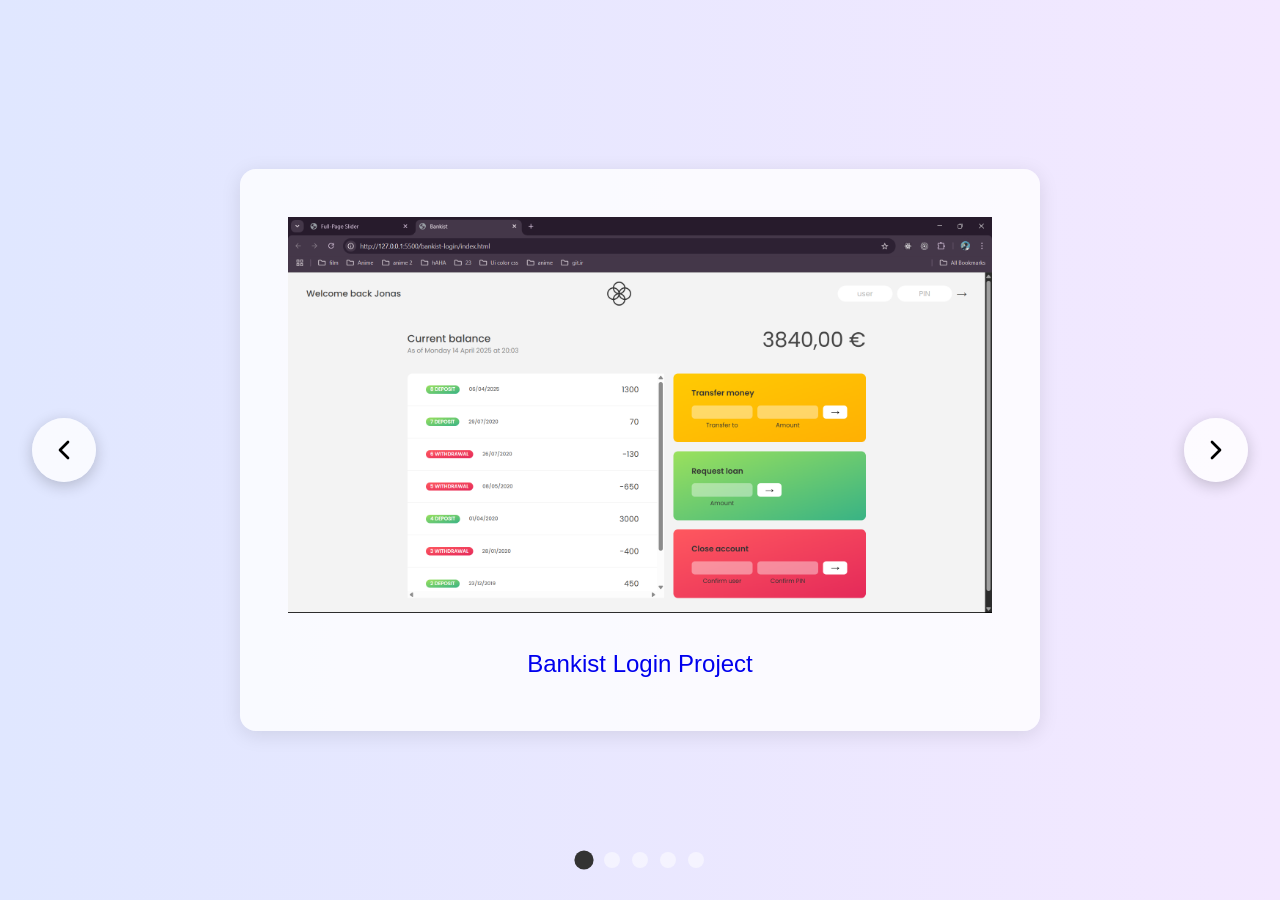
<file: index.html>
<!DOCTYPE html>
<html lang="en">
  <head>
    <meta charset="UTF-8" />
    <meta name="viewport" content="width=device-width, initial-scale=1.0" />
    <title>Jonas Project By mostafa kamari</title>
    <link rel="stylesheet" href="styles.css" />
  </head>
  <body>
    <div class="slider-container">
      <!-- Pages/Slides -->
      <div class="page active" id="page1">
        <div class="content">
          <img src="./1.png" />
          <a target="_blank" href="./bankist-login/index.html">Bankist Login Project</a>
        </div>
      </div>

      <div class="page" id="page2">
        <div class="content">
          <img src="./2.png" />
          <a target="_blank" href="./bankist/index.html">Bankist Project</a>
        </div>
      </div>

      <div class="page" id="page3">
        <div class="content">
          <img src="./3.png" />
          <a target="_blank" href="./guess-my-number/index.html">Guess my number Project</a>
        </div>
      </div>
      <div class="page" id="page4">
        <div class="content">
          <img src="./4.png" />
          <a target="_blank" href="./modal-window/index.html">Modal window Project</a>
        </div>
      </div>

      <div class="page" id="page5">
        <div class="content">
          <img src="./5.png" />
          <a target="_blank" href="./pig-game/index.html">Pig game Project</a>
        </div>
      </div>

      <!-- Navigation Buttons -->
      <button class="nav-button prev-button" aria-label="Previous page">
        <svg xmlns="http://www.w3.org/2000/svg" width="24" height="24" viewBox="0 0 24 24" fill="none" stroke="currentColor" stroke-width="2" stroke-linecap="round" stroke-linejoin="round">
          <polyline points="15 18 9 12 15 6"></polyline>
        </svg>
      </button>

      <button class="nav-button next-button" aria-label="Next page">
        <svg xmlns="http://www.w3.org/2000/svg" width="24" height="24" viewBox="0 0 24 24" fill="none" stroke="currentColor" stroke-width="2" stroke-linecap="round" stroke-linejoin="round">
          <polyline points="9 18 15 12 9 6"></polyline>
        </svg>
      </button>

      <!-- Page Indicators -->
      <div class="page-indicators">
        <button class="indicator active" data-page="0" aria-label="Go to page 1"></button>
        <button class="indicator" data-page="1" aria-label="Go to page 1/5"></button>
        <button class="indicator" data-page="2" aria-label="Go to page 2"></button>
        <button class="indicator" data-page="3" aria-label="Go to page 3"></button>
        <button class="indicator" data-page="4" aria-label="Go to page 4"></button>
      </div>
    </div>

    <script src="script.js"></script>
  </body>
</html>
</file>
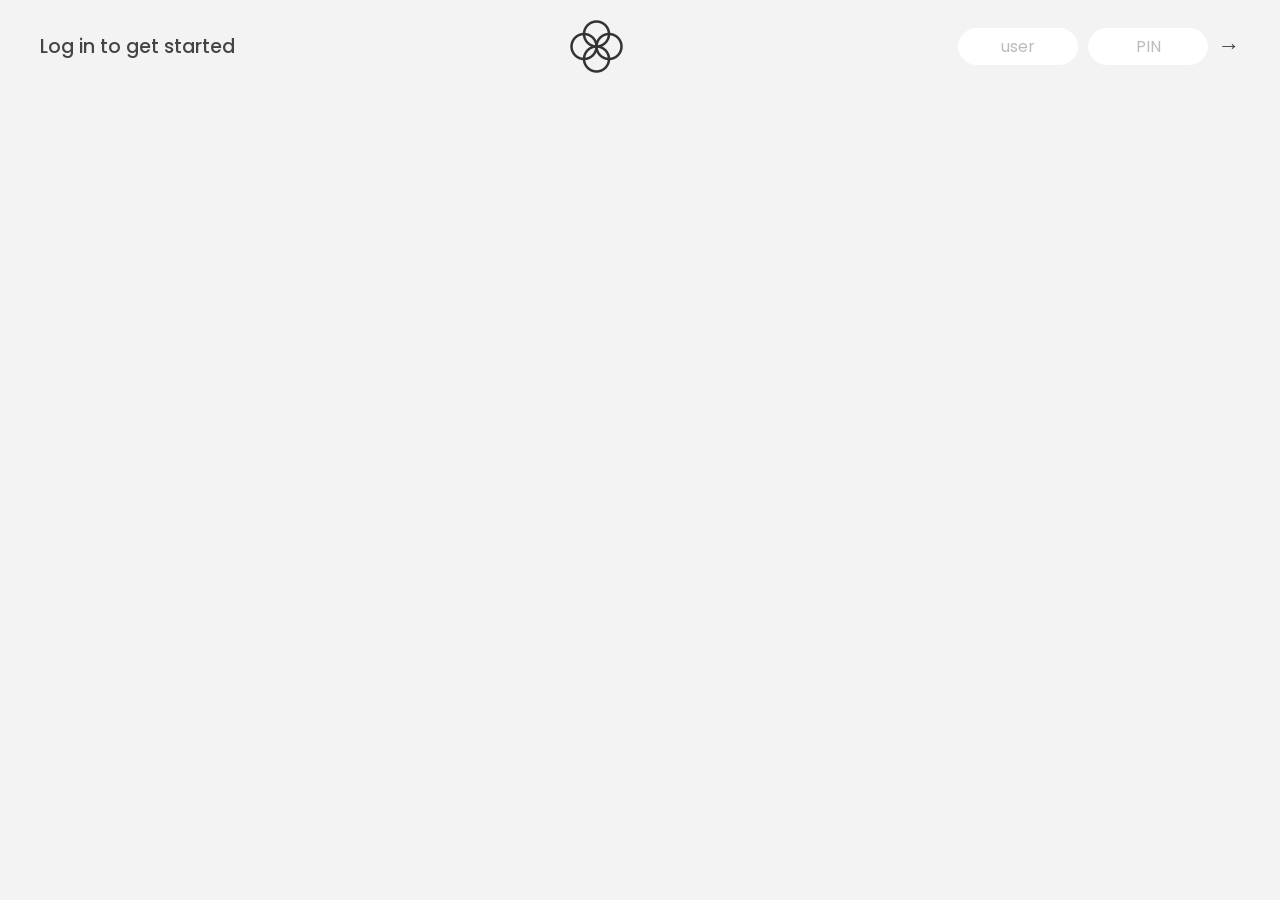
<file: bankist-login/index.html>
<!DOCTYPE html>
<html lang="en">
  <head>
    <meta charset="UTF-8" />
    <meta name="viewport" content="width=device-width, initial-scale=1.0" />
    <meta http-equiv="X-UA-Compatible" content="ie=edge" />
    <link rel="shortcut icon" type="image/png" href="/icon.png" />

    <link
      href="https://fonts.googleapis.com/css?family=Poppins:400,500,600&display=swap"
      rel="stylesheet"
    />

    <link rel="stylesheet" href="style.css" />
    <title>Bankist</title>
  </head>
  <body>
    <!-- TOP NAVIGATION -->
    <nav>
      <p class="welcome">Log in to get started</p>
      <img src="logo.png" alt="Logo" class="logo" />
      <form class="login">
        <input
          type="text"
          placeholder="user"
          class="login__input login__input--user"
        />
        <!-- In practice, use type="password" -->
        <input
          type="text"
          placeholder="PIN"
          maxlength="4"
          class="login__input login__input--pin"
        />
        <button class="login__btn">&rarr;</button>
      </form>
    </nav>

    <main class="app">
      <!-- BALANCE -->
      <div class="balance">
        <div>
          <p class="balance__label">Current balance</p>
          <p class="balance__date">
            As of <span class="date">05/03/2037</span>
          </p>
        </div>
        <p class="balance__value">0000€</p>
      </div>

      <!-- MOVEMENTS -->
      <div class="movements">
        <div class="movements__row">
          <div class="movements__type movements__type--deposit">2 deposit</div>
          <div class="movements__date">3 days ago</div>
          <div class="movements__value">4 000€</div>
        </div>
        <div class="movements__row">
          <div class="movements__type movements__type--withdrawal">
            1 withdrawal
          </div>
          <div class="movements__date">24/01/2037</div>
          <div class="movements__value">-378€</div>
        </div>
      </div>

      <!-- SUMMARY -->
      <div class="summary">
        <p class="summary__label">In</p>
        <p class="summary__value summary__value--in">0000€</p>
        <p class="summary__label">Out</p>
        <p class="summary__value summary__value--out">0000€</p>
        <p class="summary__label">Interest</p>
        <p class="summary__value summary__value--interest">0000€</p>
        <button class="btn--sort">&downarrow; SORT</button>
      </div>

      <!-- OPERATION: TRANSFERS -->
      <div class="operation operation--transfer">
        <h2>Transfer money</h2>
        <form class="form form--transfer">
          <input type="text" class="form__input form__input--to" />
          <input type="number" class="form__input form__input--amount" />
          <button class="form__btn form__btn--transfer">&rarr;</button>
          <label class="form__label">Transfer to</label>
          <label class="form__label">Amount</label>
        </form>
      </div>

      <!-- OPERATION: LOAN -->
      <div class="operation operation--loan">
        <h2>Request loan</h2>
        <form class="form form--loan">
          <input type="number" class="form__input form__input--loan-amount" />
          <button class="form__btn form__btn--loan">&rarr;</button>
          <label class="form__label form__label--loan">Amount</label>
        </form>
      </div>

      <!-- OPERATION: CLOSE -->
      <div class="operation operation--close">
        <h2>Close account</h2>
        <form class="form form--close">
          <input type="text" class="form__input form__input--user" />
          <input
            type="password"
            maxlength="6"
            class="form__input form__input--pin"
          />
          <button class="form__btn form__btn--close">&rarr;</button>
          <label class="form__label">Confirm user</label>
          <label class="form__label">Confirm PIN</label>
        </form>
      </div>

      <!-- LOGOUT TIMER -->
      <p class="logout-timer">
        You will be logged out in <span class="timer">05:00</span>
      </p>
    </main>

    <!-- <footer>
      &copy; by Jonas Schmedtmann. Don't claim as your own :)
    </footer> -->

    <script src="script.js"></script>
  </body>
</html>
</file>
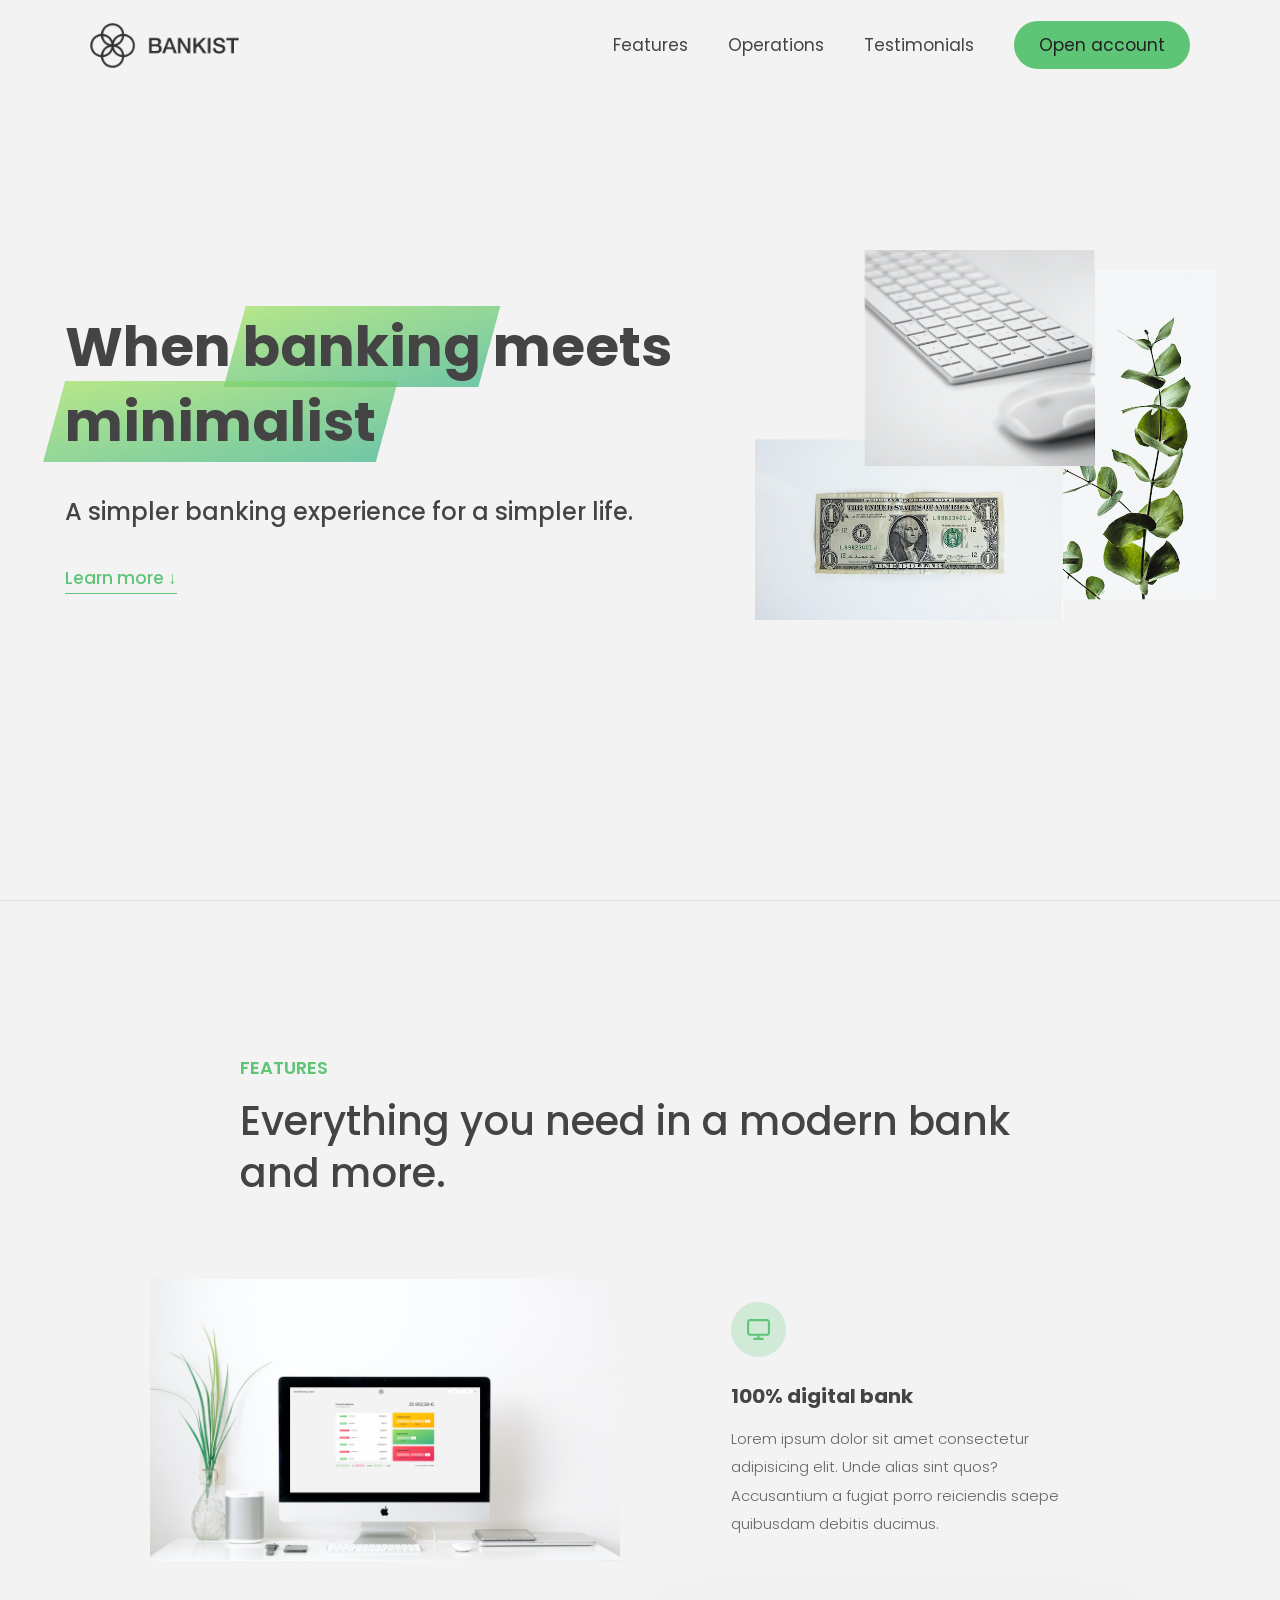
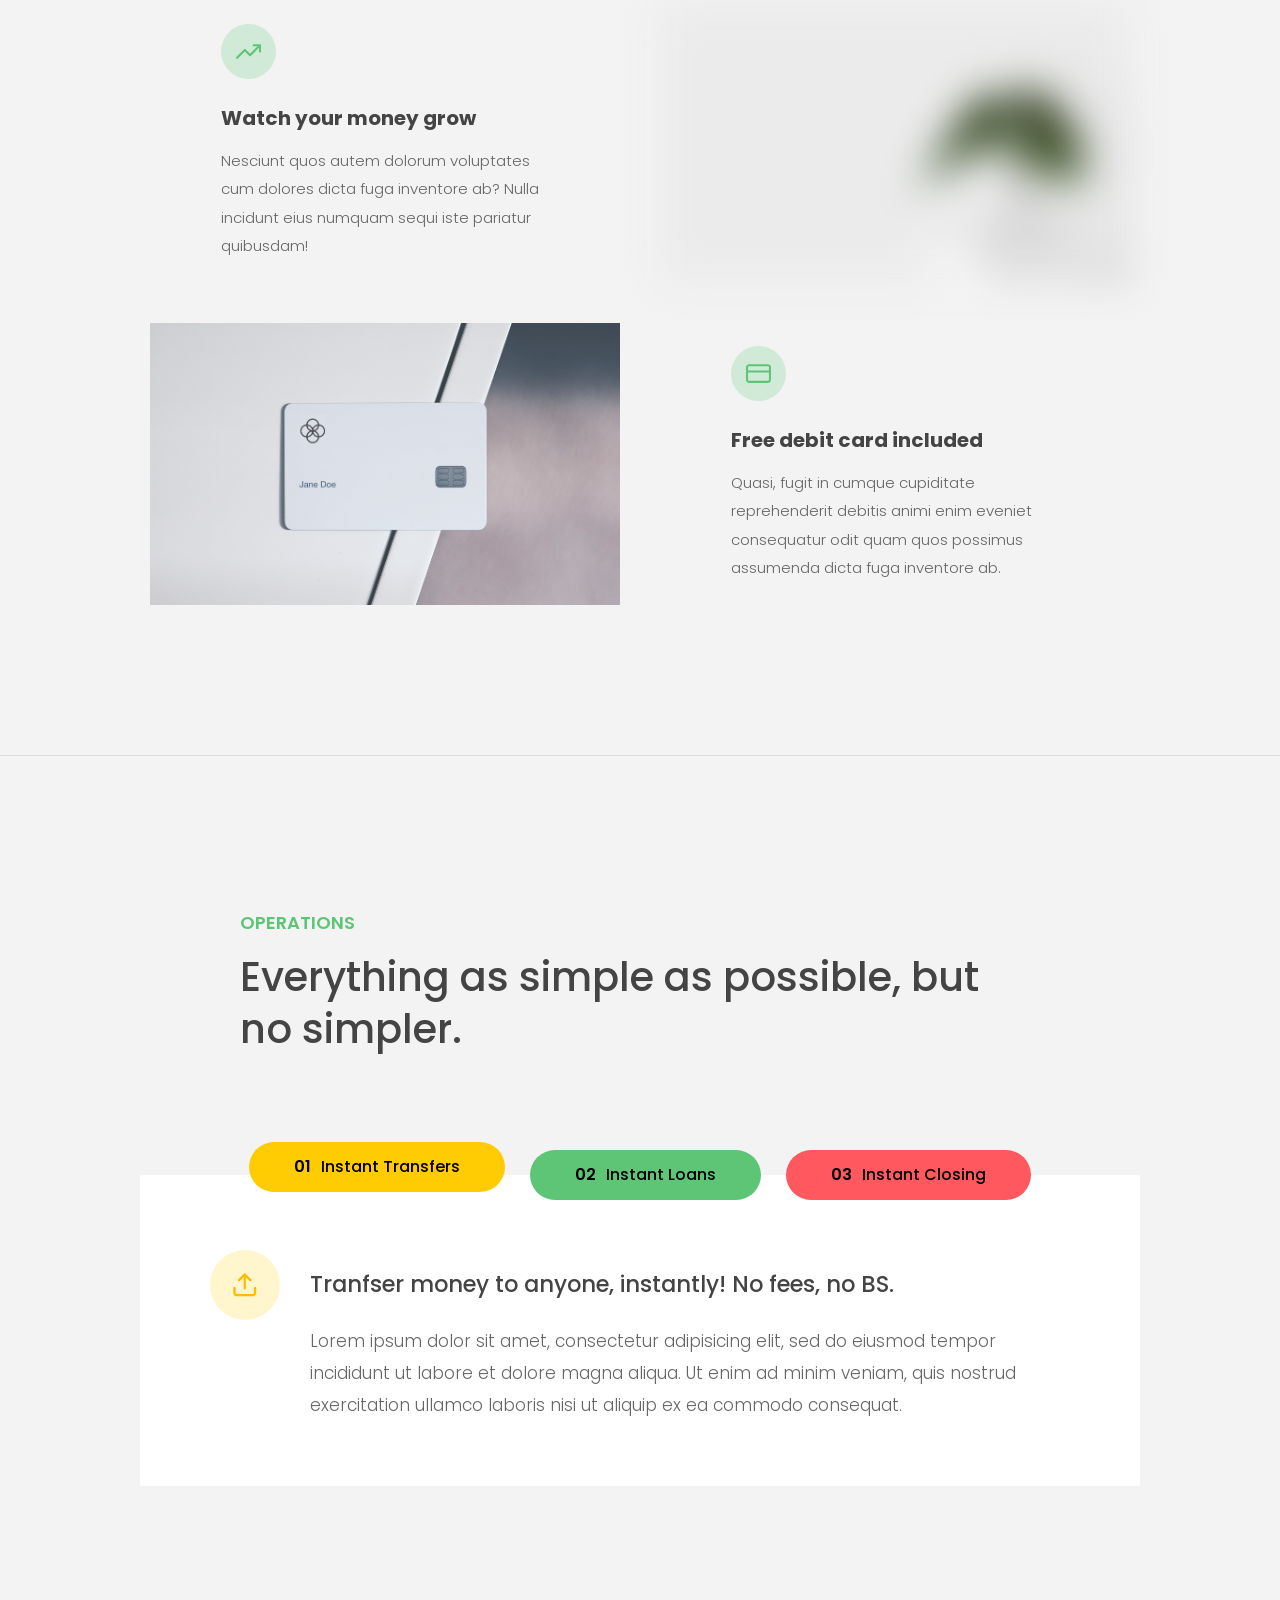
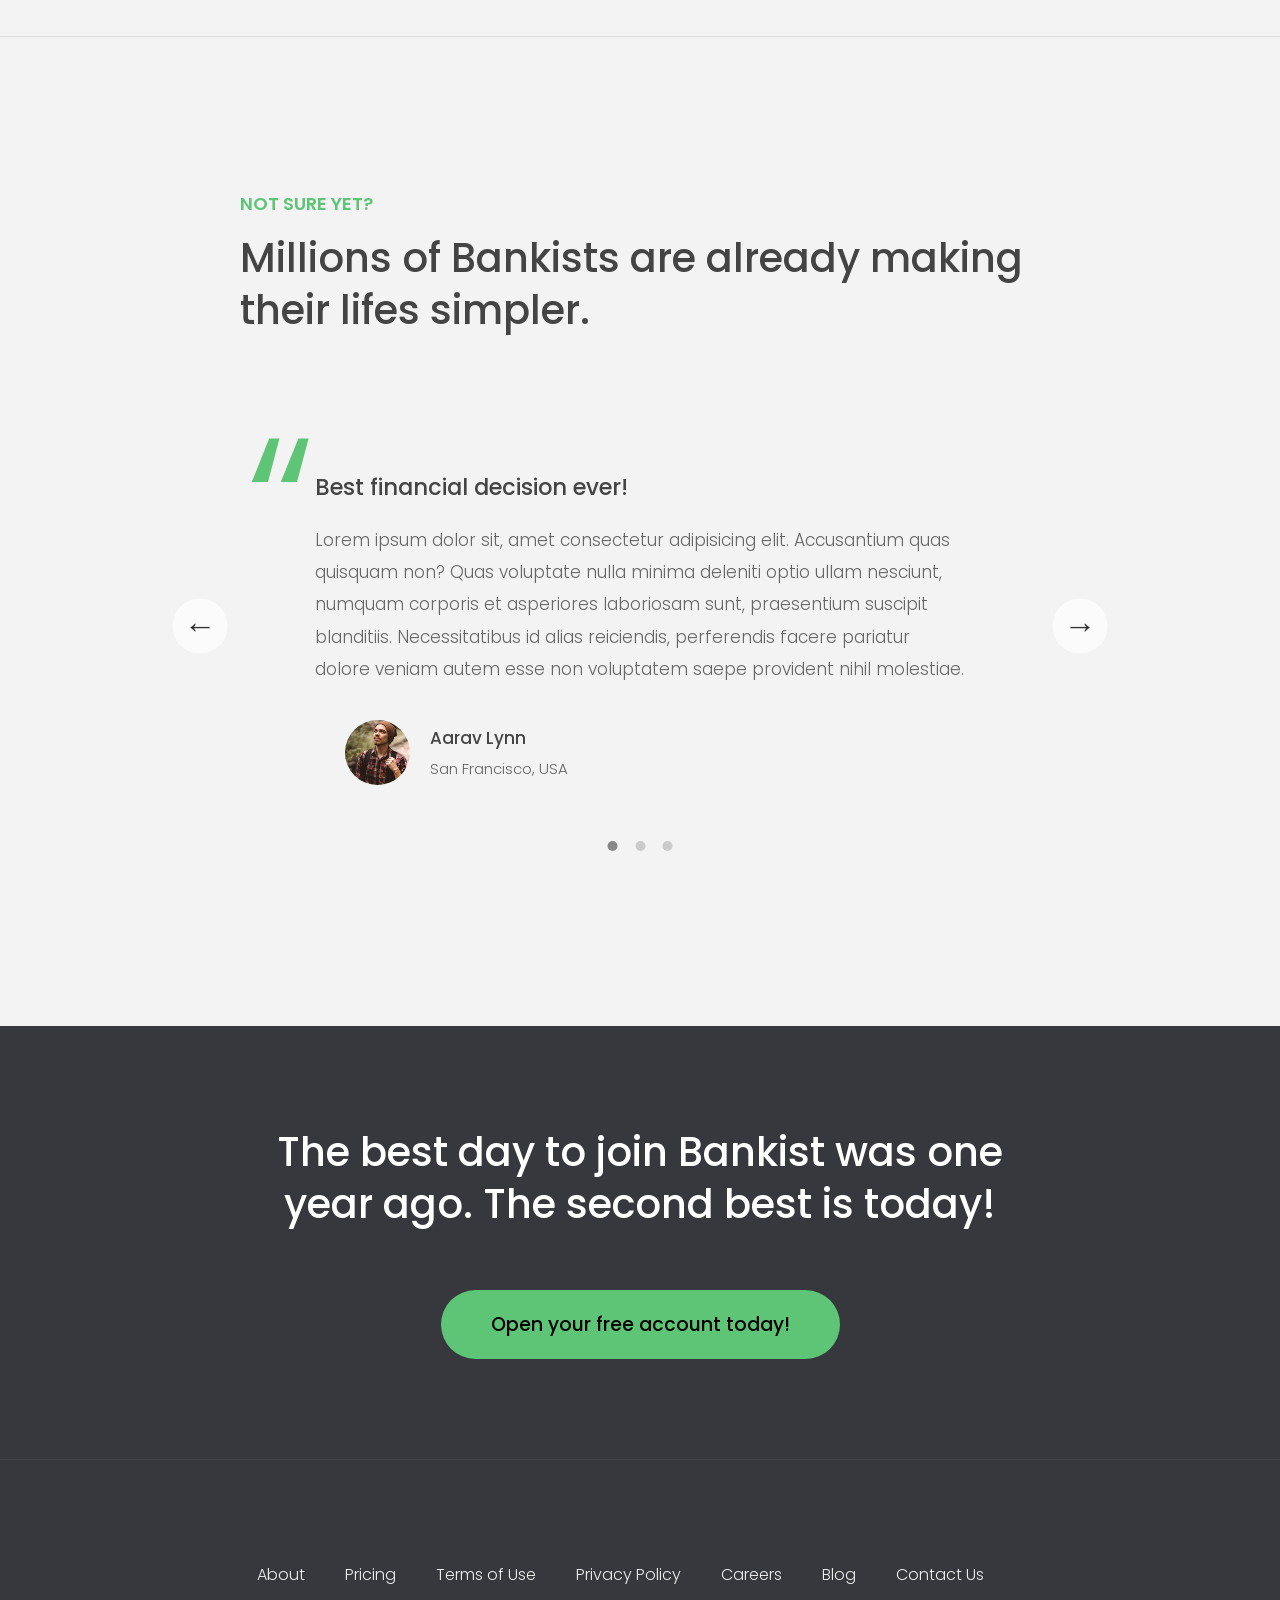
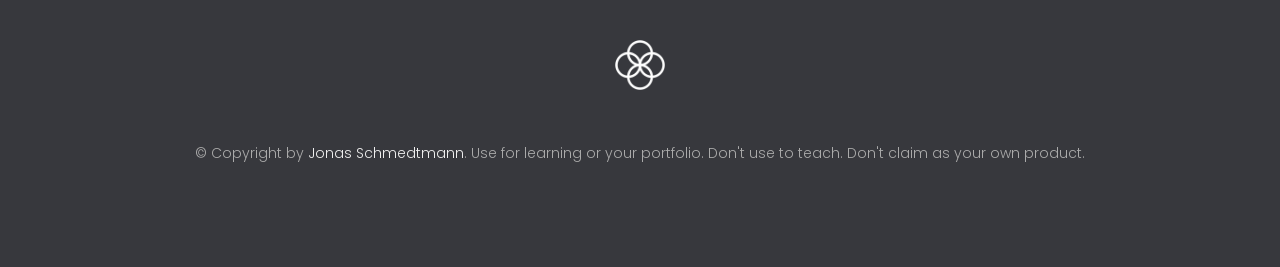
<file: bankist/index.html>
<!DOCTYPE html>
<html lang="en">
  <head>
    <meta charset="UTF-8" />
    <meta name="viewport" content="width=device-width, initial-scale=1.0" />
    <meta http-equiv="X-UA-Compatible" content="ie=edge" />
    <link rel="shortcut icon" type="image/png" href="img/icon.png" />

    <link href="https://fonts.googleapis.com/css?family=Poppins:300,400,500,600&display=swap" rel="stylesheet" />
    <link rel="stylesheet" href="style.css" />
    <title>Bankist | When Banking meets Minimalist</title>
  </head>
  <body>
    <header class="header">
      <nav class="nav">
        <img src="img/logo.png" alt="Bankist logo" class="nav__logo" id="logo" />
        <ul class="nav__links">
          <li class="nav__item">
            <a class="nav__link" href="#section--1">Features</a>
          </li>
          <li class="nav__item">
            <a class="nav__link" href="#section--2">Operations</a>
          </li>
          <li class="nav__item">
            <a class="nav__link" href="#section--3">Testimonials</a>
          </li>
          <li class="nav__item">
            <a class="nav__link nav__link--btn btn--show-modal" href="#">Open account</a>
          </li>
        </ul>
      </nav>

      <div class="header__title">
        <h1>
          When
          <!-- Green highlight effect -->
          <span class="highlight">banking</span>
          meets<br />
          <span class="highlight">minimalist</span>
        </h1>
        <h4>A simpler banking experience for a simpler life.</h4>
        <button class="btn--text btn--scroll-to">Learn more &DownArrow;</button>
        <img src="img/hero.png" class="header__img" alt="Minimalist bank items" />
      </div>
    </header>

    <section class="section" id="section--1">
      <div class="section__title">
        <h2 class="section__description">Features</h2>
        <h3 class="section__header">Everything you need in a modern bank and more.</h3>
      </div>

      <div class="features">
        <img src="img/digital-lazy.jpg" data-src="img/digital.jpg" alt="Computer" class="features__img lazy-img" />
        <div class="features__feature">
          <div class="features__icon">
            <svg>
              <use xlink:href="img/icons.svg#icon-monitor"></use>
            </svg>
          </div>
          <h5 class="features__header">100% digital bank</h5>
          <p>Lorem ipsum dolor sit amet consectetur adipisicing elit. Unde alias sint quos? Accusantium a fugiat porro reiciendis saepe quibusdam debitis ducimus.</p>
        </div>

        <div class="features__feature">
          <div class="features__icon">
            <svg>
              <use xlink:href="img/icons.svg#icon-trending-up"></use>
            </svg>
          </div>
          <h5 class="features__header">Watch your money grow</h5>
          <p>Nesciunt quos autem dolorum voluptates cum dolores dicta fuga inventore ab? Nulla incidunt eius numquam sequi iste pariatur quibusdam!</p>
        </div>
        <img src="img/grow-lazy.jpg" data-src="img/grow.jpg" alt="Plant" class="features__img lazy-img" />

        <img src="img/card-lazy.jpg" data-src="img/card.jpg" alt="Credit card" class="features__img lazy-img" />
        <div class="features__feature">
          <div class="features__icon">
            <svg>
              <use xlink:href="img/icons.svg#icon-credit-card"></use>
            </svg>
          </div>
          <h5 class="features__header">Free debit card included</h5>
          <p>Quasi, fugit in cumque cupiditate reprehenderit debitis animi enim eveniet consequatur odit quam quos possimus assumenda dicta fuga inventore ab.</p>
        </div>
      </div>
    </section>

    <section class="section" id="section--2">
      <div class="section__title">
        <h2 class="section__description">Operations</h2>
        <h3 class="section__header">Everything as simple as possible, but no simpler.</h3>
      </div>

      <div class="operations">
        <div class="operations__tab-container">
          <button class="btn operations__tab operations__tab--1 operations__tab--active" data-tab="1"><span>01</span>Instant Transfers</button>
          <button class="btn operations__tab operations__tab--2" data-tab="2"><span>02</span>Instant Loans</button>
          <button class="btn operations__tab operations__tab--3" data-tab="3"><span>03</span>Instant Closing</button>
        </div>
        <div class="operations__content operations__content--1 operations__content--active">
          <div class="operations__icon operations__icon--1">
            <svg>
              <use xlink:href="img/icons.svg#icon-upload"></use>
            </svg>
          </div>
          <h5 class="operations__header">Tranfser money to anyone, instantly! No fees, no BS.</h5>
          <p>Lorem ipsum dolor sit amet, consectetur adipisicing elit, sed do eiusmod tempor incididunt ut labore et dolore magna aliqua. Ut enim ad minim veniam, quis nostrud exercitation ullamco laboris nisi ut aliquip ex ea commodo consequat.</p>
        </div>

        <div class="operations__content operations__content--2">
          <div class="operations__icon operations__icon--2">
            <svg>
              <use xlink:href="img/icons.svg#icon-home"></use>
            </svg>
          </div>
          <h5 class="operations__header">Buy a home or make your dreams come true, with instant loans.</h5>
          <p>Duis aute irure dolor in reprehenderit in voluptate velit esse cillum dolore eu fugiat nulla pariatur. Excepteur sint occaecat cupidatat non proident, sunt in culpa qui officia deserunt mollit anim id est laborum.</p>
        </div>
        <div class="operations__content operations__content--3">
          <div class="operations__icon operations__icon--3">
            <svg>
              <use xlink:href="img/icons.svg#icon-user-x"></use>
            </svg>
          </div>
          <h5 class="operations__header">No longer need your account? No problem! Close it instantly.</h5>
          <p>Excepteur sint occaecat cupidatat non proident, sunt in culpa qui officia deserunt mollit anim id est laborum. Ut enim ad minim veniam, quis nostrud exercitation ullamco laboris nisi ut aliquip ex ea commodo consequat.</p>
        </div>
      </div>
    </section>

    <section class="section" id="section--3">
      <div class="section__title section__title--testimonials">
        <h2 class="section__description">Not sure yet?</h2>
        <h3 class="section__header">Millions of Bankists are already making their lifes simpler.</h3>
      </div>

      <div class="slider">
        <div class="slide slide--1">
          <div class="testimonial">
            <h5 class="testimonial__header">Best financial decision ever!</h5>
            <blockquote class="testimonial__text">
              Lorem ipsum dolor sit, amet consectetur adipisicing elit. Accusantium quas quisquam non? Quas voluptate nulla minima deleniti optio ullam nesciunt, numquam corporis et asperiores laboriosam sunt, praesentium suscipit blanditiis. Necessitatibus id alias reiciendis, perferendis facere
              pariatur dolore veniam autem esse non voluptatem saepe provident nihil molestiae.
            </blockquote>
            <address class="testimonial__author">
              <img src="img/user-1.jpg" alt="" class="testimonial__photo" />
              <h6 class="testimonial__name">Aarav Lynn</h6>
              <p class="testimonial__location">San Francisco, USA</p>
            </address>
          </div>
        </div>

        <div class="slide slide--2">
          <div class="testimonial">
            <h5 class="testimonial__header">The last step to becoming a complete minimalist</h5>
            <blockquote class="testimonial__text">
              Quisquam itaque deserunt ullam, quia ea repellendus provident, ducimus neque ipsam modi voluptatibus doloremque, corrupti laborum. Incidunt numquam perferendis veritatis neque repellendus. Lorem, ipsum dolor sit amet consectetur adipisicing elit. Illo deserunt exercitationem deleniti.
            </blockquote>
            <address class="testimonial__author">
              <img src="img/user-2.jpg" alt="" class="testimonial__photo" />
              <h6 class="testimonial__name">Miyah Miles</h6>
              <p class="testimonial__location">London, UK</p>
            </address>
          </div>
        </div>

        <div class="slide slide--3">
          <div class="testimonial">
            <h5 class="testimonial__header">Finally free from old-school banks</h5>
            <blockquote class="testimonial__text">
              Debitis, nihil sit minus suscipit magni aperiam vel tenetur incidunt commodi architecto numquam omnis nulla autem, necessitatibus blanditiis modi similique quidem. Odio aliquam culpa dicta beatae quod maiores ipsa minus consequatur error sunt, deleniti saepe aliquid quos inventore
              sequi. Necessitatibus id alias reiciendis, perferendis facere.
            </blockquote>
            <address class="testimonial__author">
              <img src="img/user-3.jpg" alt="" class="testimonial__photo" />
              <h6 class="testimonial__name">Francisco Gomes</h6>
              <p class="testimonial__location">Lisbon, Portugal</p>
            </address>
          </div>
        </div>

        <button class="slider__btn slider__btn--left">&larr;</button>
        <button class="slider__btn slider__btn--right">&rarr;</button>
        <div class="dots"></div>
      </div>
    </section>

    <section class="section section--sign-up">
      <div class="section__title">
        <h3 class="section__header">The best day to join Bankist was one year ago. The second best is today!</h3>
      </div>
      <button class="btn btn--show-modal">Open your free account today!</button>
    </section>

    <footer class="footer">
      <ul class="footer__nav">
        <li class="footer__item">
          <a class="footer__link" href="#">About</a>
        </li>
        <li class="footer__item">
          <a class="footer__link" href="#">Pricing</a>
        </li>
        <li class="footer__item">
          <a class="footer__link" href="#">Terms of Use</a>
        </li>
        <li class="footer__item">
          <a class="footer__link" href="#">Privacy Policy</a>
        </li>
        <li class="footer__item">
          <a class="footer__link" href="#">Careers</a>
        </li>
        <li class="footer__item">
          <a class="footer__link" href="#">Blog</a>
        </li>
        <li class="footer__item">
          <a class="footer__link" href="#">Contact Us</a>
        </li>
      </ul>
      <img src="img/icon.png" alt="Logo" class="footer__logo" />
      <p class="footer__copyright">
        &copy; Copyright by
        <a class="footer__link twitter-link" target="_blank" href="https://twitter.com/jonasschmedtman">Jonas Schmedtmann</a>. Use for learning or your portfolio. Don't use to teach. Don't claim as your own product.
      </p>
    </footer>

    <div class="modal hidden">
      <button class="btn--close-modal">&times;</button>
      <h2 class="modal__header">
        Open your bank account <br />
        in just <span class="highlight">5 minutes</span>
      </h2>
      <form class="modal__form">
        <label>First Name</label>
        <input type="text" />
        <label>Last Name</label>
        <input type="text" />
        <label>Email Address</label>
        <input type="email" />
        <button class="btn">Next step &rarr;</button>
      </form>
    </div>
    <div class="overlay hidden"></div>

    <script src="script.js"></script>
  </body>
</html>
</file>
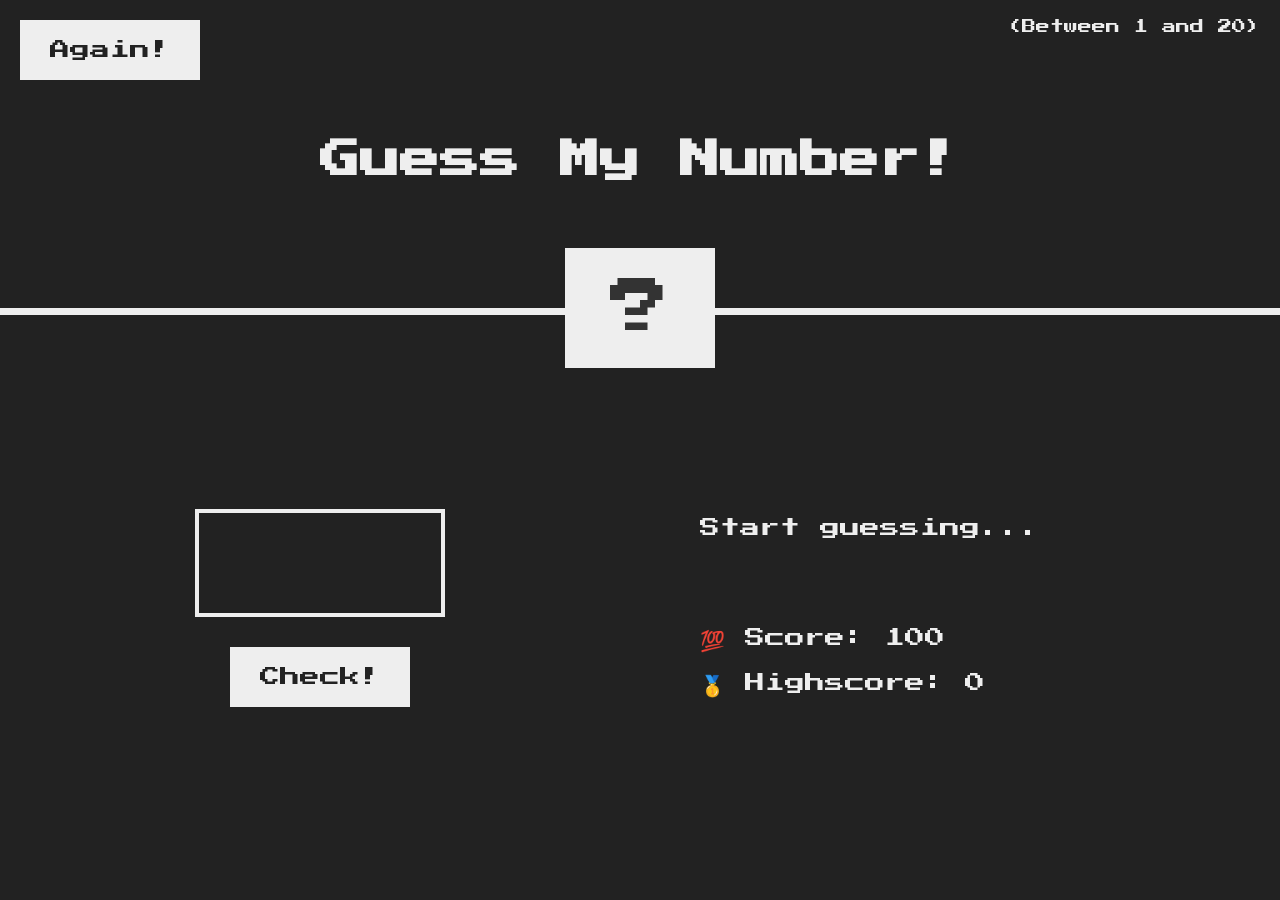
<file: guess-my-number/index.html>
<!DOCTYPE html>
<html lang="en">
  <head>
    <meta charset="UTF-8" />
    <meta name="viewport" content="width=device-width, initial-scale=1.0" />
    <meta http-equiv="X-UA-Compatible" content="ie=edge" />
    <link rel="stylesheet" href="style.css" />
    <title>Guess My Number!</title>
  </head>
  <body>
    <header>
      <h1>Guess My Number!</h1>
      <p class="between">(Between 1 and 20)</p>
      <button class="btn again">Again!</button>
      <div class="number">?</div>
    </header>
    <main>
      <section class="left">
        <input type="number" class="guess" />
        <button class="btn check">Check!</button>
      </section>
      <section class="right">
        <p class="message">Start guessing...</p>
        <p class="label-score">💯 Score: <span class="score">100</span></p>
        <p class="label-highscore">
          🥇 Highscore: <span class="highscore">0</span>
        </p>
      </section>
    </main>
    <script src="script.js"></script>
  </body>
</html>
</file>
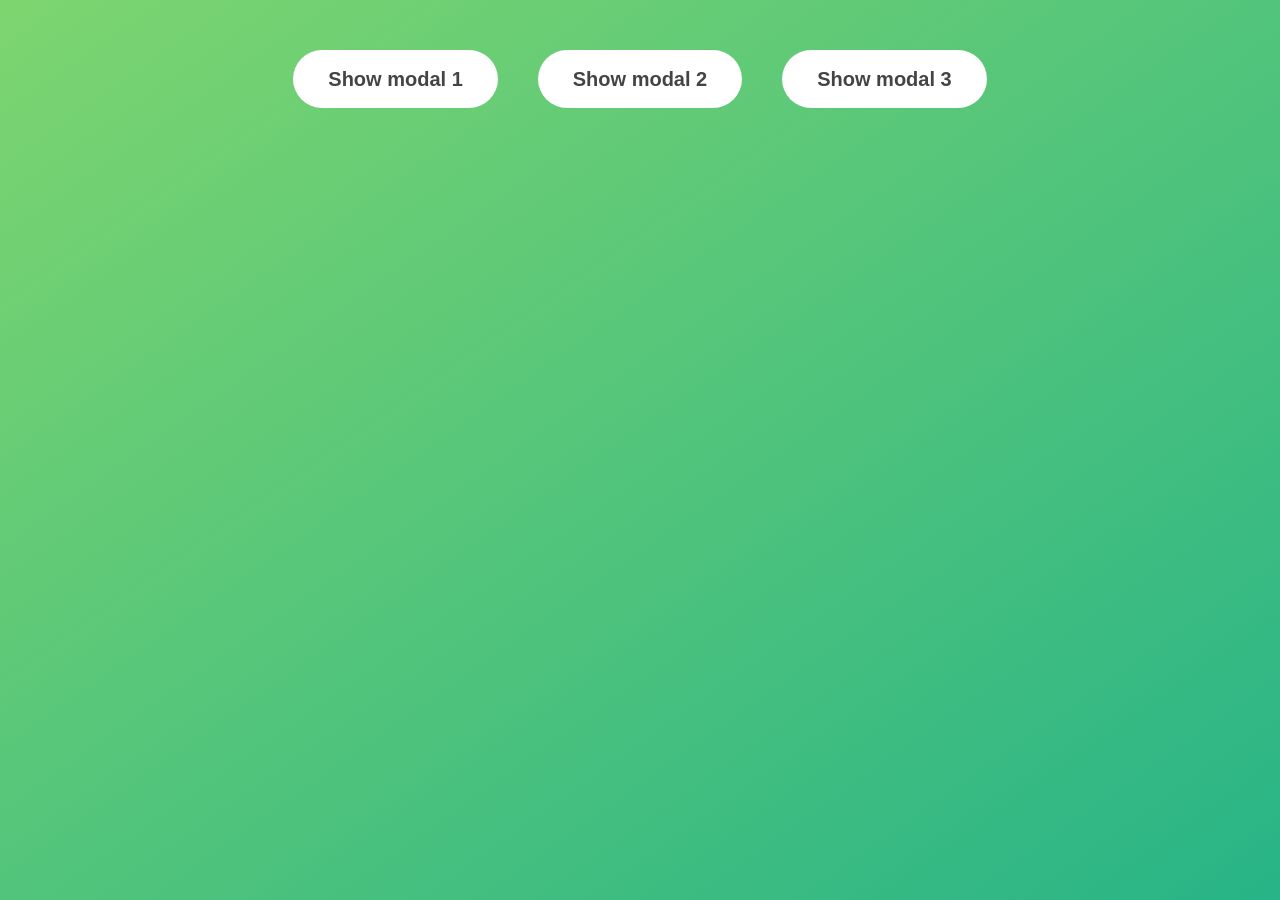
<file: modal-window/index.html>
<!DOCTYPE html>
<html lang="en">
  <head>
    <meta charset="UTF-8" />
    <meta name="viewport" content="width=device-width, initial-scale=1.0" />
    <meta http-equiv="X-UA-Compatible" content="ie=edge" />
    <link rel="stylesheet" href="style.css" />
    <title>Modal window</title>
  </head>
  <body>
    <button class="show-modal">Show modal 1</button>
    <button class="show-modal">Show modal 2</button>
    <button class="show-modal">Show modal 3</button>

    <div class="modal hidden">
      <button class="close-modal">&times;</button>
      <h1>I'm a modal window 😍</h1>
      <p>
        Lorem ipsum dolor sit amet, consectetur adipisicing elit, sed do eiusmod
        tempor incididunt ut labore et dolore magna aliqua. Ut enim ad minim
        veniam, quis nostrud exercitation ullamco laboris nisi ut aliquip ex ea
        commodo consequat. Duis aute irure dolor in reprehenderit in voluptate
        velit esse cillum dolore eu fugiat nulla pariatur. Excepteur sint
        occaecat cupidatat non proident, sunt in culpa qui officia deserunt
        mollit anim id est laborum.
      </p>
    </div>
    <div class="overlay hidden"></div>

    <script src="script.js"></script>
  </body>
</html>
</file>
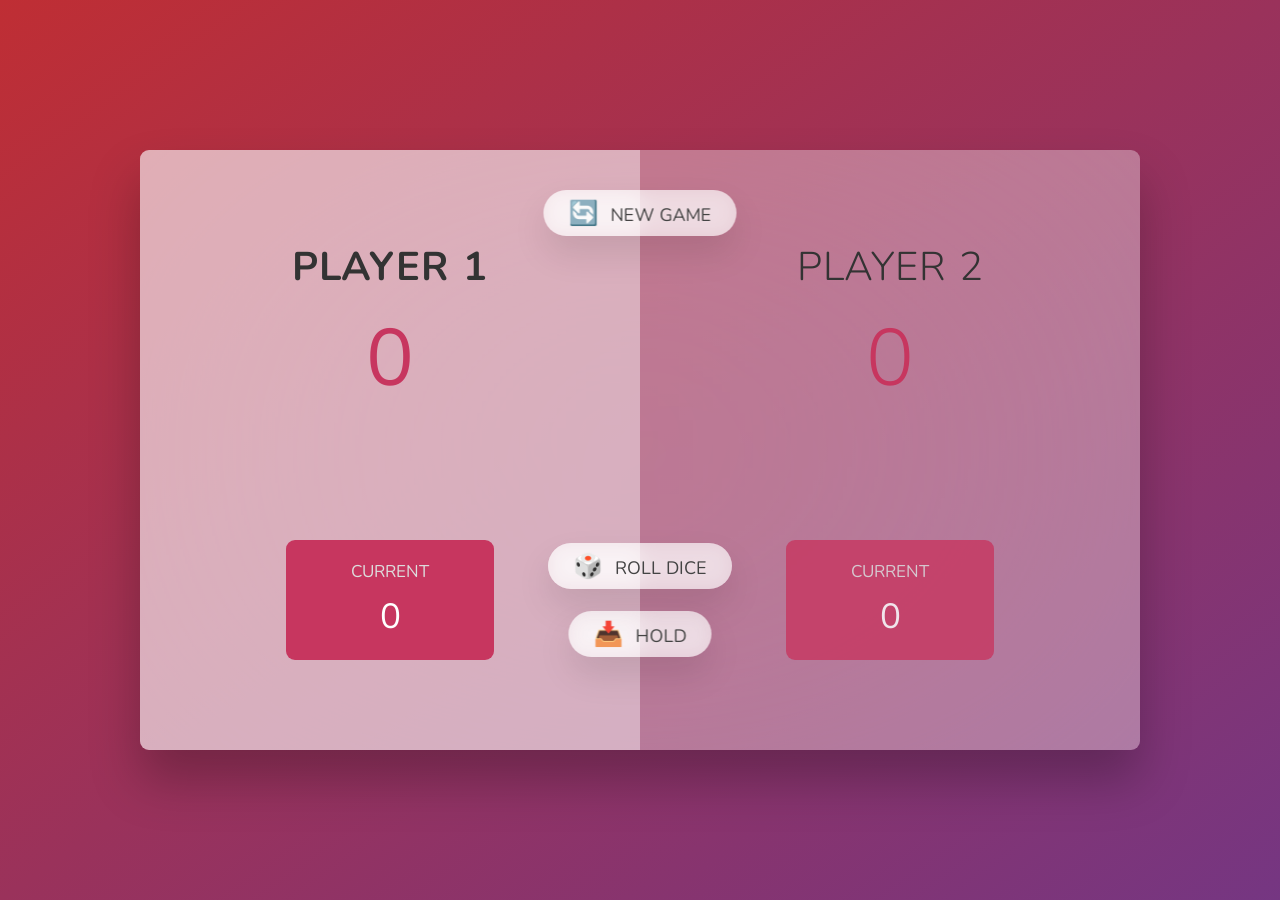
<file: pig-game/index.html>
<!DOCTYPE html>
<html lang="en">
  <head>
    <meta charset="UTF-8" />
    <meta name="viewport" content="width=device-width, initial-scale=1.0" />
    <meta http-equiv="X-UA-Compatible" content="ie=edge" />
    <link rel="stylesheet" href="style.css" />
    <title>Pig Game</title>
  </head>
  <body>
    <main>
      <section class="player player--0 player--active">
        <h2 class="name" id="name--0">Player 1</h2>
        <p class="score" id="score--0">0</p>
        <div class="current">
          <p class="current-label">Current</p>
          <p class="current-score" id="current--0">0</p>
        </div>
      </section>
      <section class="player player--1">
        <h2 class="name" id="name--1">Player 2</h2>
        <p class="score" id="score--1">0</p>
        <div class="current">
          <p class="current-label">Current</p>
          <p class="current-score" id="current--1">0</p>
        </div>
      </section>

      <img src="dice-5.png" alt="Playing dice" class="dice" />
      <button class="btn btn--new">🔄 New game</button>
      <button class="btn btn--roll">🎲 Roll dice</button>
      <button class="btn btn--hold">📥 Hold</button>
    </main>
    <script src="script.js"></script>
  </body>
</html>
</file>
<file: styles.css>
/* Reset and base styles */
* {
  margin: 0;
  padding: 0;
  box-sizing: border-box;
}

body {
  font-family: -apple-system, BlinkMacSystemFont, 'Segoe UI', Roboto, Oxygen, Ubuntu, Cantarell, 'Open Sans', 'Helvetica Neue', sans-serif;
  line-height: 1.6;
  color: #333;
  overflow: hidden; /* Prevent scrolling */
}

/* Slider container */
.slider-container {
  position: relative;
  width: 100vw;
  height: 100vh;
  overflow: hidden;
}

/* Page styles */
.page {
  position: absolute;
  top: 0;
  left: 0;
  width: 100%;
  height: 100%;
  opacity: 0;
  visibility: hidden;
  transition: opacity 0.5s ease, visibility 0.5s ease;
  display: flex;
  align-items: center;
  justify-content: center;
  padding: 2rem;
}

.page.active {
  opacity: 1;
  visibility: visible;
}

/* Page backgrounds */
#page1 {
  background: linear-gradient(to right, #e0e7ff, #f3e8ff);
}

#page2 {
  background: linear-gradient(to right, #dcfce7, #ccfbf1);
}

#page3 {
  background: linear-gradient(to right, #fef3c7, #ffedd5);
}

/* Content container */
.content {
  max-width: 800px;
  margin: 0 auto;
  text-align: center;
  background-color: rgba(255, 255, 255, 0.8);
  padding: 3rem;
  border-radius: 1rem;
  box-shadow: 0 4px 20px rgba(0, 0, 0, 0.1);
}

img {
  width: 100%;
  margin-bottom: 1.5rem;
}

a {
  font-size: 1.5rem;
  margin-bottom: 1rem;
  text-decoration: none;
}

a:hover {
  opacity: 0.7;
}

/* Navigation buttons */
.nav-button {
  position: fixed;
  top: 50%;
  transform: translateY(-50%);
  width: 4rem;
  height: 4rem;
  border-radius: 50%;
  background-color: rgba(255, 255, 255, 0.8);
  border: none;
  box-shadow: 0 4px 15px rgba(0, 0, 0, 0.2);
  cursor: pointer;
  display: flex;
  align-items: center;
  justify-content: center;
  z-index: 10;
  transition: all 0.3s ease;
}

.nav-button:hover {
  background-color: rgba(255, 255, 255, 1);
  transform: translateY(-50%) scale(1.1);
}

.nav-button svg {
  width: 2rem;
  height: 2rem;
}

.prev-button {
  left: 2rem;
}

.next-button {
  right: 2rem;
}

/* Page indicators */
.page-indicators {
  position: fixed;
  bottom: 2rem;
  left: 50%;
  transform: translateX(-50%);
  display: flex;
  gap: 0.75rem;
  z-index: 10;
}

.indicator {
  width: 1rem;
  height: 1rem;
  border-radius: 50%;
  background-color: rgba(255, 255, 255, 0.5);
  border: none;
  cursor: pointer;
  transition: all 0.3s ease;
}

.indicator:hover {
  background-color: rgba(255, 255, 255, 0.8);
}

.indicator.active {
  background-color: #333;
  transform: scale(1.2);
}

/* Responsive styles */
@media (max-width: 768px) {
  .nav-button {
    width: 3rem;
    height: 3rem;
  }

  .nav-button svg {
    width: 1.5rem;
    height: 1.5rem;
  }

  .prev-button {
    left: 1rem;
  }

  .next-button {
    right: 1rem;
  }

  img {
    width: 100%;
    display: block;
  }

  a {
    font-size: 1.25rem;
  }

  a:hover {
    opacity: 0.7;
  }

  .content {
    padding: 2rem;
  }
}
</file>
<file: bankist-login/style.css>
/*
 * Use this CSS to learn some intersting techniques,
 * in case you're wondering how I built the UI.
 * Have fun! 😁
 */

* {
  margin: 0;
  padding: 0;
  box-sizing: inherit;
}

html {
  font-size: 62.5%;
  box-sizing: border-box;
}

body {
  font-family: "Poppins", sans-serif;
  color: #444;
  background-color: #f3f3f3;
  height: 100vh;
  padding: 2rem;
}

nav {
  display: flex;
  justify-content: space-between;
  align-items: center;
  padding: 0 2rem;
}

.welcome {
  font-size: 1.9rem;
  font-weight: 500;
}

.logo {
  height: 5.25rem;
}

.login {
  display: flex;
}

.login__input {
  border: none;
  padding: 0.5rem 2rem;
  font-size: 1.6rem;
  font-family: inherit;
  text-align: center;
  width: 12rem;
  border-radius: 10rem;
  margin-right: 1rem;
  color: inherit;
  border: 1px solid #fff;
  transition: all 0.3s;
}

.login__input:focus {
  outline: none;
  border: 1px solid #ccc;
}

.login__input::placeholder {
  color: #bbb;
}

.login__btn {
  border: none;
  background: none;
  font-size: 2.2rem;
  color: inherit;
  cursor: pointer;
  transition: all 0.3s;
}

.login__btn:hover,
.login__btn:focus,
.btn--sort:hover,
.btn--sort:focus {
  outline: none;
  color: #777;
}

/* MAIN */
.app {
  position: relative;
  max-width: 100rem;
  margin: 4rem auto;
  display: grid;
  grid-template-columns: 4fr 3fr;
  grid-template-rows: auto repeat(3, 15rem) auto;
  gap: 2rem;

  /* NOTE This creates the fade in/out anumation */
  opacity: 0;
  transition: all 1s;
}

.balance {
  grid-column: 1 / span 2;
  display: flex;
  align-items: flex-end;
  justify-content: space-between;
  margin-bottom: 2rem;
}

.balance__label {
  font-size: 2.2rem;
  font-weight: 500;
  margin-bottom: -0.2rem;
}

.balance__date {
  font-size: 1.4rem;
  color: #888;
}

.balance__value {
  font-size: 4.5rem;
  font-weight: 400;
}

/* MOVEMENTS */
.movements {
  grid-row: 2 / span 3;
  background-color: #fff;
  border-radius: 1rem;
  overflow: scroll;
}

.movements__row {
  padding: 2.25rem 4rem;
  display: flex;
  align-items: center;
  border-bottom: 1px solid #eee;
}

.movements__type {
  font-size: 1.1rem;
  text-transform: uppercase;
  font-weight: 500;
  color: #fff;
  padding: 0.1rem 1rem;
  border-radius: 10rem;
  margin-right: 2rem;
}

.movements__date {
  font-size: 1.1rem;
  text-transform: uppercase;
  font-weight: 500;
  color: #666;
}

.movements__type--deposit {
  background-image: linear-gradient(to top left, #39b385, #9be15d);
}

.movements__type--withdrawal {
  background-image: linear-gradient(to top left, #e52a5a, #ff585f);
}

.movements__value {
  font-size: 1.7rem;
  margin-left: auto;
}

/* SUMMARY */
.summary {
  grid-row: 5 / 6;
  display: flex;
  align-items: baseline;
  padding: 0 0.3rem;
  margin-top: 1rem;
}

.summary__label {
  font-size: 1.2rem;
  font-weight: 500;
  text-transform: uppercase;
  margin-right: 0.8rem;
}

.summary__value {
  font-size: 2.2rem;
  margin-right: 2.5rem;
}

.summary__value--in,
.summary__value--interest {
  color: #66c873;
}

.summary__value--out {
  color: #f5465d;
}

.btn--sort {
  margin-left: auto;
  border: none;
  background: none;
  font-size: 1.3rem;
  font-weight: 500;
  cursor: pointer;
}

/* OPERATIONS */
.operation {
  border-radius: 1rem;
  padding: 3rem 4rem;
  color: #333;
}

.operation--transfer {
  background-image: linear-gradient(to top left, #ffb003, #ffcb03);
}

.operation--loan {
  background-image: linear-gradient(to top left, #39b385, #9be15d);
}

.operation--close {
  background-image: linear-gradient(to top left, #e52a5a, #ff585f);
}

h2 {
  margin-bottom: 1.5rem;
  font-size: 1.7rem;
  font-weight: 600;
  color: #333;
}

.form {
  display: grid;
  grid-template-columns: 2.5fr 2.5fr 1fr;
  grid-template-rows: auto auto;
  gap: 0.4rem 1rem;
}

/* Exceptions for interst */
.form.form--loan {
  grid-template-columns: 2.5fr 1fr 2.5fr;
}
.form__label--loan {
  grid-row: 2;
}
/* End exceptions */

.form__input {
  width: 100%;
  border: none;
  background-color: rgba(255, 255, 255, 0.4);
  font-family: inherit;
  font-size: 1.5rem;
  text-align: center;
  color: #333;
  padding: 0.3rem 1rem;
  border-radius: 0.7rem;
  transition: all 0.3s;
}

.form__input:focus {
  outline: none;
  background-color: rgba(255, 255, 255, 0.6);
}

.form__label {
  font-size: 1.3rem;
  text-align: center;
}

.form__btn {
  border: none;
  border-radius: 0.7rem;
  font-size: 1.8rem;
  background-color: #fff;
  cursor: pointer;
  transition: all 0.3s;
}

.form__btn:focus {
  outline: none;
  background-color: rgba(255, 255, 255, 0.8);
}

.logout-timer {
  padding: 0 0.3rem;
  margin-top: 1.9rem;
  text-align: right;
  font-size: 1.25rem;
}

.timer {
  font-weight: 600;
}
</file>
<file: bankist/style.css>
/* The page is NOT responsive. You can implement responsiveness yourself if you wanna have some fun 😃 */

:root {
  --color-primary: #5ec576;
  --color-secondary: #ffcb03;
  --color-tertiary: #ff585f;
  --color-primary-darker: #4bbb7d;
  --color-secondary-darker: #ffbb00;
  --color-tertiary-darker: #fd424b;
  --color-primary-opacity: #5ec5763a;
  --color-secondary-opacity: #ffcd0331;
  --color-tertiary-opacity: #ff58602d;
  --gradient-primary: linear-gradient(to top left, #39b385, #9be15d);
  --gradient-secondary: linear-gradient(to top left, #ffb003, #ffcb03);
}

* {
  margin: 0;
  padding: 0;
  box-sizing: inherit;
}

html {
  font-size: 62.5%;
  box-sizing: border-box;
}

body {
  font-family: 'Poppins', sans-serif;
  font-weight: 300;
  color: #444;
  line-height: 1.9;
  background-color: #f3f3f3;
}

/* GENERAL ELEMENTS */
.section {
  padding: 15rem 3rem;
  border-top: 1px solid #ddd;

  transition: transform 1s, opacity 1s;
}

.section--hidden {
  opacity: 0;
  transform: translateY(8rem);
}

.section__title {
  max-width: 80rem;
  margin: 0 auto 8rem auto;
}

.section__description {
  font-size: 1.8rem;
  font-weight: 600;
  text-transform: uppercase;
  color: var(--color-primary);
  margin-bottom: 1rem;
}

.section__header {
  font-size: 4rem;
  line-height: 1.3;
  font-weight: 500;
}

.btn {
  display: inline-block;
  background-color: var(--color-primary);
  font-size: 1.6rem;
  font-family: inherit;
  font-weight: 500;
  border: none;
  padding: 1.25rem 4.5rem;
  border-radius: 10rem;
  cursor: pointer;
  transition: all 0.3s;
}

.btn:hover {
  background-color: var(--color-primary-darker);
}

.btn--text {
  display: inline-block;
  background: none;
  font-size: 1.7rem;
  font-family: inherit;
  font-weight: 500;
  color: var(--color-primary);
  border: none;
  border-bottom: 1px solid currentColor;
  padding-bottom: 2px;
  cursor: pointer;
  transition: all 0.3s;
}

p {
  color: #666;
}

/* This is BAD for accessibility! Don't do in the real world! */
button:focus {
  outline: none;
}

img {
  transition: filter 0.5s;
}

.lazy-img {
  filter: blur(20px);
}

/* NAVIGATION */
.nav {
  display: flex;
  justify-content: space-between;
  align-items: center;
  height: 9rem;
  width: 100%;
  padding: 0 6rem;
  z-index: 100;
}

/* nav and stickly class at the same time */
.nav.sticky {
  position: fixed;
  background-color: rgba(255, 255, 255, 0.95);
}

.nav__logo {
  height: 4.5rem;
  transition: all 0.3s;
}

.nav__links {
  display: flex;
  align-items: center;
  list-style: none;
}

.nav__item {
  margin-left: 4rem;
}

.nav__link:link,
.nav__link:visited {
  font-size: 1.7rem;
  font-weight: 400;
  color: inherit;
  text-decoration: none;
  display: block;
  transition: all 0.3s;
}

.nav__link--btn:link,
.nav__link--btn:visited {
  padding: 0.8rem 2.5rem;
  border-radius: 3rem;
  background-color: var(--color-primary);
  color: #222;
}

.nav__link--btn:hover,
.nav__link--btn:active {
  color: inherit;
  background-color: var(--color-primary-darker);
  color: #333;
}

/* HEADER */
.header {
  padding: 0 3rem;
  height: 100vh;
  display: flex;
  flex-direction: column;
  align-items: center;
}

.header__title {
  flex: 1;

  max-width: 115rem;
  display: grid;
  grid-template-columns: 3fr 2fr;
  row-gap: 3rem;
  align-content: center;
  justify-content: center;

  align-items: start;
  justify-items: start;
}

h1 {
  font-size: 5.5rem;
  line-height: 1.35;
}

h4 {
  font-size: 2.4rem;
  font-weight: 500;
}

.header__img {
  width: 100%;
  grid-column: 2 / 3;
  grid-row: 1 / span 4;
  transform: translateY(-6rem);
}

.highlight {
  position: relative;
}

.highlight::after {
  display: block;
  content: '';
  position: absolute;
  bottom: 0;
  left: 0;
  height: 100%;
  width: 100%;
  z-index: -1;
  opacity: 0.7;
  transform: scale(1.07, 1.05) skewX(-15deg);
  background-image: var(--gradient-primary);
}

/* FEATURES */
.features {
  display: grid;
  grid-template-columns: 1fr 1fr;
  gap: 4rem;
  margin: 0 12rem;
}

.features__img {
  width: 100%;
}

.features__feature {
  align-self: center;
  justify-self: center;
  width: 70%;
  font-size: 1.5rem;
}

.features__icon {
  display: flex;
  align-items: center;
  justify-content: center;
  background-color: var(--color-primary-opacity);
  height: 5.5rem;
  width: 5.5rem;
  border-radius: 50%;
  margin-bottom: 2rem;
}

.features__icon svg {
  height: 2.5rem;
  width: 2.5rem;
  fill: var(--color-primary);
}

.features__header {
  font-size: 2rem;
  margin-bottom: 1rem;
}

/* OPERATIONS */
.operations {
  max-width: 100rem;
  margin: 12rem auto 0 auto;

  background-color: #fff;
}

.operations__tab-container {
  display: flex;
  justify-content: center;
}

.operations__tab {
  margin-right: 2.5rem;
  transform: translateY(-50%);
}

.operations__tab span {
  margin-right: 1rem;
  font-weight: 600;
  display: inline-block;
}

.operations__tab--1 {
  background-color: var(--color-secondary);
}

.operations__tab--1:hover {
  background-color: var(--color-secondary-darker);
}

.operations__tab--3 {
  background-color: var(--color-tertiary);
  margin: 0;
}

.operations__tab--3:hover {
  background-color: var(--color-tertiary-darker);
}

.operations__tab--active {
  transform: translateY(-66%);
}

.operations__content {
  display: none;

  /* JUST PRESENTATIONAL */
  font-size: 1.7rem;
  padding: 2.5rem 7rem 6.5rem 7rem;
}

.operations__content--active {
  display: grid;
  grid-template-columns: 7rem 1fr;
  column-gap: 3rem;
  row-gap: 0.5rem;
}

.operations__header {
  font-size: 2.25rem;
  font-weight: 500;
  align-self: center;
}

.operations__icon {
  display: flex;
  align-items: center;
  justify-content: center;
  height: 7rem;
  width: 7rem;
  border-radius: 50%;
}

.operations__icon svg {
  height: 2.75rem;
  width: 2.75rem;
}

.operations__content p {
  grid-column: 2;
}

.operations__icon--1 {
  background-color: var(--color-secondary-opacity);
}
.operations__icon--2 {
  background-color: var(--color-primary-opacity);
}
.operations__icon--3 {
  background-color: var(--color-tertiary-opacity);
}
.operations__icon--1 svg {
  fill: var(--color-secondary-darker);
}
.operations__icon--2 svg {
  fill: var(--color-primary);
}
.operations__icon--3 svg {
  fill: var(--color-tertiary);
}

/* SLIDER */
.slider {
  max-width: 100rem;
  height: 50rem;
  margin: 0 auto;
  position: relative;

  /* IN THE END */
  overflow: hidden;
}

.slide {
  position: absolute;
  top: 0;
  width: 100%;
  height: 50rem;

  display: flex;
  align-items: center;
  justify-content: center;

  /* THIS creates the animation! */
  transition: transform 1s;
}

.slide > img {
  /* Only for images that have different size than slide */
  width: 100%;
  height: 100%;
  object-fit: cover;
}

.slider__btn {
  position: absolute;
  top: 50%;
  z-index: 10;

  border: none;
  background: rgba(255, 255, 255, 0.7);
  font-family: inherit;
  color: #333;
  border-radius: 50%;
  height: 5.5rem;
  width: 5.5rem;
  font-size: 3.25rem;
  cursor: pointer;
}

.slider__btn--left {
  left: 6%;
  transform: translate(-50%, -50%);
}

.slider__btn--right {
  right: 6%;
  transform: translate(50%, -50%);
}

.dots {
  position: absolute;
  bottom: 5%;
  left: 50%;
  transform: translateX(-50%);
  display: flex;
}

.dots__dot {
  border: none;
  background-color: #b9b9b9;
  opacity: 0.7;
  height: 1rem;
  width: 1rem;
  border-radius: 50%;
  margin-right: 1.75rem;
  cursor: pointer;
  transition: all 0.5s;

  /* Only necessary when overlying images */
  /* box-shadow: 0 0.6rem 1.5rem rgba(0, 0, 0, 0.7); */
}

.dots__dot:last-child {
  margin: 0;
}

.dots__dot--active {
  /* background-color: #fff; */
  background-color: #888;
  opacity: 1;
}

/* TESTIMONIALS */
.testimonial {
  width: 65%;
  position: relative;
}

.testimonial::before {
  content: '\201C';
  position: absolute;
  top: -5.7rem;
  left: -6.8rem;
  line-height: 1;
  font-size: 20rem;
  font-family: inherit;
  color: var(--color-primary);
  z-index: -1;
}

.testimonial__header {
  font-size: 2.25rem;
  font-weight: 500;
  margin-bottom: 1.5rem;
}

.testimonial__text {
  font-size: 1.7rem;
  margin-bottom: 3.5rem;
  color: #666;
}

.testimonial__author {
  margin-left: 3rem;
  font-style: normal;

  display: grid;
  grid-template-columns: 6.5rem 1fr;
  column-gap: 2rem;
}

.testimonial__photo {
  grid-row: 1 / span 2;
  width: 6.5rem;
  border-radius: 50%;
}

.testimonial__name {
  font-size: 1.7rem;
  font-weight: 500;
  align-self: end;
  margin: 0;
}

.testimonial__location {
  font-size: 1.5rem;
}

.section__title--testimonials {
  margin-bottom: 4rem;
}

/* SIGNUP */
.section--sign-up {
  background-color: #37383d;
  border-top: none;
  border-bottom: 1px solid #444;
  text-align: center;
  padding: 10rem 3rem;
}

.section--sign-up .section__header {
  color: #fff;
  text-align: center;
}

.section--sign-up .section__title {
  margin-bottom: 6rem;
}

.section--sign-up .btn {
  font-size: 1.9rem;
  padding: 2rem 5rem;
}

/* FOOTER */
.footer {
  padding: 10rem 3rem;
  background-color: #37383d;
}

.footer__nav {
  list-style: none;
  display: flex;
  justify-content: center;
  margin-bottom: 5rem;
}

.footer__item {
  margin-right: 4rem;
}

.footer__link {
  font-size: 1.6rem;
  color: #eee;
  text-decoration: none;
}

.footer__logo {
  height: 5rem;
  display: block;
  margin: 0 auto;
  margin-bottom: 5rem;
}

.footer__copyright {
  font-size: 1.4rem;
  color: #aaa;
  text-align: center;
}

.footer__copyright .footer__link {
  font-size: 1.4rem;
}

/* MODAL WINDOW */
.modal {
  position: fixed;
  top: 50%;
  left: 50%;
  transform: translate(-50%, -50%);
  max-width: 60rem;
  background-color: #f3f3f3;
  padding: 5rem 6rem;
  box-shadow: 0 4rem 6rem rgba(0, 0, 0, 0.3);
  z-index: 1000;
  transition: all 0.5s;
}

.overlay {
  position: fixed;
  top: 0;
  left: 0;
  width: 100%;
  height: 100%;
  background-color: rgba(0, 0, 0, 0.5);
  backdrop-filter: blur(4px);
  z-index: 100;
  transition: all 0.5s;
}

.modal__header {
  font-size: 3.25rem;
  margin-bottom: 4.5rem;
  line-height: 1.5;
}

.modal__form {
  margin: 0 3rem;
  display: grid;
  grid-template-columns: 1fr 2fr;
  align-items: center;
  gap: 2.5rem;
}

.modal__form label {
  font-size: 1.7rem;
  font-weight: 500;
}

.modal__form input {
  font-size: 1.7rem;
  padding: 1rem 1.5rem;
  border: 1px solid #ddd;
  border-radius: 0.5rem;
}

.modal__form button {
  grid-column: 1 / span 2;
  justify-self: center;
  margin-top: 1rem;
}

.btn--close-modal {
  font-family: inherit;
  color: inherit;
  position: absolute;
  top: 0.5rem;
  right: 2rem;
  font-size: 4rem;
  cursor: pointer;
  border: none;
  background: none;
}

.hidden {
  visibility: hidden;
  opacity: 0;
}

/* COOKIE MESSAGE */
.cookie-message {
  display: flex;
  align-items: center;
  justify-content: space-evenly;
  width: 100%;
  background-color: white;
  color: #bbb;
  font-size: 1.5rem;
  font-weight: 400;
}
</file>
<file: guess-my-number/style.css>
@import url('https://fonts.googleapis.com/css?family=Press+Start+2P&display=swap');

* {
  margin: 0;
  padding: 0;
  box-sizing: inherit;
}

html {
  font-size: 62.5%;
  box-sizing: border-box;
}

body {
  font-family: 'Press Start 2P', sans-serif;
  color: #eee;
  background-color: #222;
  /* background-color: #60b347; */
}

/* LAYOUT */
header {
  position: relative;
  height: 35vh;
  border-bottom: 7px solid #eee;
}

main {
  height: 65vh;
  color: #eee;
  display: flex;
  align-items: center;
  justify-content: space-around;
}

.left {
  width: 52rem;
  display: flex;
  flex-direction: column;
  align-items: center;
}

.right {
  width: 52rem;
  font-size: 2rem;
}

/* ELEMENTS STYLE */
h1 {
  font-size: 4rem;
  text-align: center;
  position: absolute;
  width: 100%;
  top: 52%;
  left: 50%;
  transform: translate(-50%, -50%);
}

.number {
  background: #eee;
  color: #333;
  font-size: 6rem;
  width: 15rem;
  padding: 3rem 0rem;
  text-align: center;
  position: absolute;
  bottom: 0;
  left: 50%;
  transform: translate(-50%, 50%);
}

.between {
  font-size: 1.4rem;
  position: absolute;
  top: 2rem;
  right: 2rem;
}

.again {
  position: absolute;
  top: 2rem;
  left: 2rem;
}

.guess {
  background: none;
  border: 4px solid #eee;
  font-family: inherit;
  color: inherit;
  font-size: 5rem;
  padding: 2.5rem;
  width: 25rem;
  text-align: center;
  display: block;
  margin-bottom: 3rem;
}

.btn {
  border: none;
  background-color: #eee;
  color: #222;
  font-size: 2rem;
  font-family: inherit;
  padding: 2rem 3rem;
  cursor: pointer;
}

.btn:hover {
  background-color: #ccc;
}

.message {
  margin-bottom: 8rem;
  height: 3rem;
}

.label-score {
  margin-bottom: 2rem;
}
</file>
<file: modal-window/style.css>
* {
  margin: 0;
  padding: 0;
  box-sizing: inherit;
}

html {
  font-size: 62.5%;
  box-sizing: border-box;
}

body {
  font-family: sans-serif;
  color: #333;
  line-height: 1.5;
  height: 100vh;
  position: relative;
  display: flex;
  align-items: flex-start;
  justify-content: center;
  background: linear-gradient(to top left, #28b487, #7dd56f);
}

.show-modal {
  font-size: 2rem;
  font-weight: 600;
  padding: 1.75rem 3.5rem;
  margin: 5rem 2rem;
  border: none;
  background-color: #fff;
  color: #444;
  border-radius: 10rem;
  cursor: pointer;
}

.close-modal {
  position: absolute;
  top: 1.2rem;
  right: 2rem;
  font-size: 5rem;
  color: #333;
  cursor: pointer;
  border: none;
  background: none;
}

h1 {
  font-size: 2.5rem;
  margin-bottom: 2rem;
}

p {
  font-size: 1.8rem;
}

/* -------------------------- */
/* CLASSES TO MAKE MODAL WORK */
.hidden {
  display: none;
}

.modal {
  position: absolute;
  top: 50%;
  left: 50%;
  transform: translate(-50%, -50%);
  width: 70%;

  background-color: white;
  padding: 6rem;
  border-radius: 5px;
  box-shadow: 0 3rem 5rem rgba(0, 0, 0, 0.3);
  z-index: 10;
}

.overlay {
  position: absolute;
  top: 0;
  left: 0;
  width: 100%;
  height: 100%;
  background-color: rgba(0, 0, 0, 0.6);
  backdrop-filter: blur(3px);
  z-index: 5;
}
</file>
<file: pig-game/style.css>
@import url('https://fonts.googleapis.com/css2?family=Nunito&display=swap');

* {
  margin: 0;
  padding: 0;
  box-sizing: inherit;
}

html {
  font-size: 62.5%;
  box-sizing: border-box;
}

body {
  font-family: 'Nunito', sans-serif;
  font-weight: 400;
  height: 100vh;
  color: #333;
  background-image: linear-gradient(to top left, #753682 0%, #bf2e34 100%);
  display: flex;
  align-items: center;
  justify-content: center;
}

/* LAYOUT */
main {
  position: relative;
  width: 100rem;
  height: 60rem;
  background-color: rgba(255, 255, 255, 0.35);
  backdrop-filter: blur(200px);
  filter: blur();
  box-shadow: 0 3rem 5rem rgba(0, 0, 0, 0.25);
  border-radius: 9px;
  overflow: hidden;
  display: flex;
}

.player {
  flex: 50%;
  padding: 9rem;
  display: flex;
  flex-direction: column;
  align-items: center;
  transition: all 0.75s;
}

/* ELEMENTS */
.name {
  position: relative;
  font-size: 4rem;
  text-transform: uppercase;
  letter-spacing: 1px;
  word-spacing: 2px;
  font-weight: 300;
  margin-bottom: 1rem;
}

.score {
  font-size: 8rem;
  font-weight: 300;
  color: #c7365f;
  margin-bottom: auto;
}

.player--active {
  background-color: rgba(255, 255, 255, 0.4);
}
.player--active .name {
  font-weight: 700;
}
.player--active .score {
  font-weight: 400;
}

.player--active .current {
  opacity: 1;
}

.current {
  background-color: #c7365f;
  opacity: 0.8;
  border-radius: 9px;
  color: #fff;
  width: 65%;
  padding: 2rem;
  text-align: center;
  transition: all 0.75s;
}

.current-label {
  text-transform: uppercase;
  margin-bottom: 1rem;
  font-size: 1.7rem;
  color: #ddd;
}

.current-score {
  font-size: 3.5rem;
}

/* ABSOLUTE POSITIONED ELEMENTS */
.btn {
  position: absolute;
  left: 50%;
  transform: translateX(-50%);
  color: #444;
  background: none;
  border: none;
  font-family: inherit;
  font-size: 1.8rem;
  text-transform: uppercase;
  cursor: pointer;
  font-weight: 400;
  transition: all 0.2s;

  background-color: white;
  background-color: rgba(255, 255, 255, 0.6);
  backdrop-filter: blur(10px);

  padding: 0.7rem 2.5rem;
  border-radius: 50rem;
  box-shadow: 0 1.75rem 3.5rem rgba(0, 0, 0, 0.1);
}

.btn::first-letter {
  font-size: 2.4rem;
  display: inline-block;
  margin-right: 0.7rem;
}

.btn--new {
  top: 4rem;
}
.btn--roll {
  top: 39.3rem;
}
.btn--hold {
  top: 46.1rem;
}

.btn:active {
  transform: translate(-50%, 3px);
  box-shadow: 0 1rem 2rem rgba(0, 0, 0, 0.15);
}

.btn:focus {
  outline: none;
}

.dice {
  position: absolute;
  left: 50%;
  top: 16.5rem;
  transform: translateX(-50%);
  height: 10rem;
  box-shadow: 0 2rem 5rem rgba(0, 0, 0, 0.2);
}

.shake {
  animation: shake 1s cubic-bezier(0.19, 1, 0.22, 1);
}

@keyframes shake {
  0% {
    transform: translateX(-50%) rotate(0deg);
  }
  5% {
    transform: translateX(-48%) rotate(10deg);
  }
  10% {
    transform: translateX(-52%) rotate(-10deg);
  }
  15% {
    transform: translateX(-48%) rotate(10deg);
  }
  20% {
    transform: translateX(-52%) rotate(-10deg);
  }
  25% {
    transform: translateX(-48%) rotate(10deg);
  }
  30% {
    transform: translateX(-52%) rotate(-10deg);
  }
  35% {
    transform: translateX(-48%) rotate(10deg);
  }
  40% {
    transform: translateX(-52%) rotate(-10deg);
  }
  45% {
    transform: translateX(-48%) rotate(10deg);
  }
  50% {
    transform: translateX(-52%) rotate(-10deg);
  }
  55% {
    transform: translateX(-48%) rotate(10deg);
  }
  60% {
    transform: translateX(-52%) rotate(-10deg);
  }
  65% {
    transform: translateX(-48%) rotate(10deg);
  }
  70% {
    transform: translateX(-52%) rotate(-10deg);
  }
  75% {
    transform: translateX(-48%) rotate(10deg);
  }
  80% {
    transform: translateX(-52%) rotate(-10deg);
  }
  85% {
    transform: translateX(-48%) rotate(10deg);
  }
  90% {
    transform: translateX(-52%) rotate(-10deg);
  }
  95% {
    transform: translateX(-48%) rotate(10deg);
  }
  100% {
    transform: translateX(-50%) rotate(0deg);
  }
}

.player--winner {
  background-color: #2f2f2f;
}

.player--winner .name {
  font-weight: 700;
  color: #c7365f;
}

.hidden {
  display: none;
}
</file>
